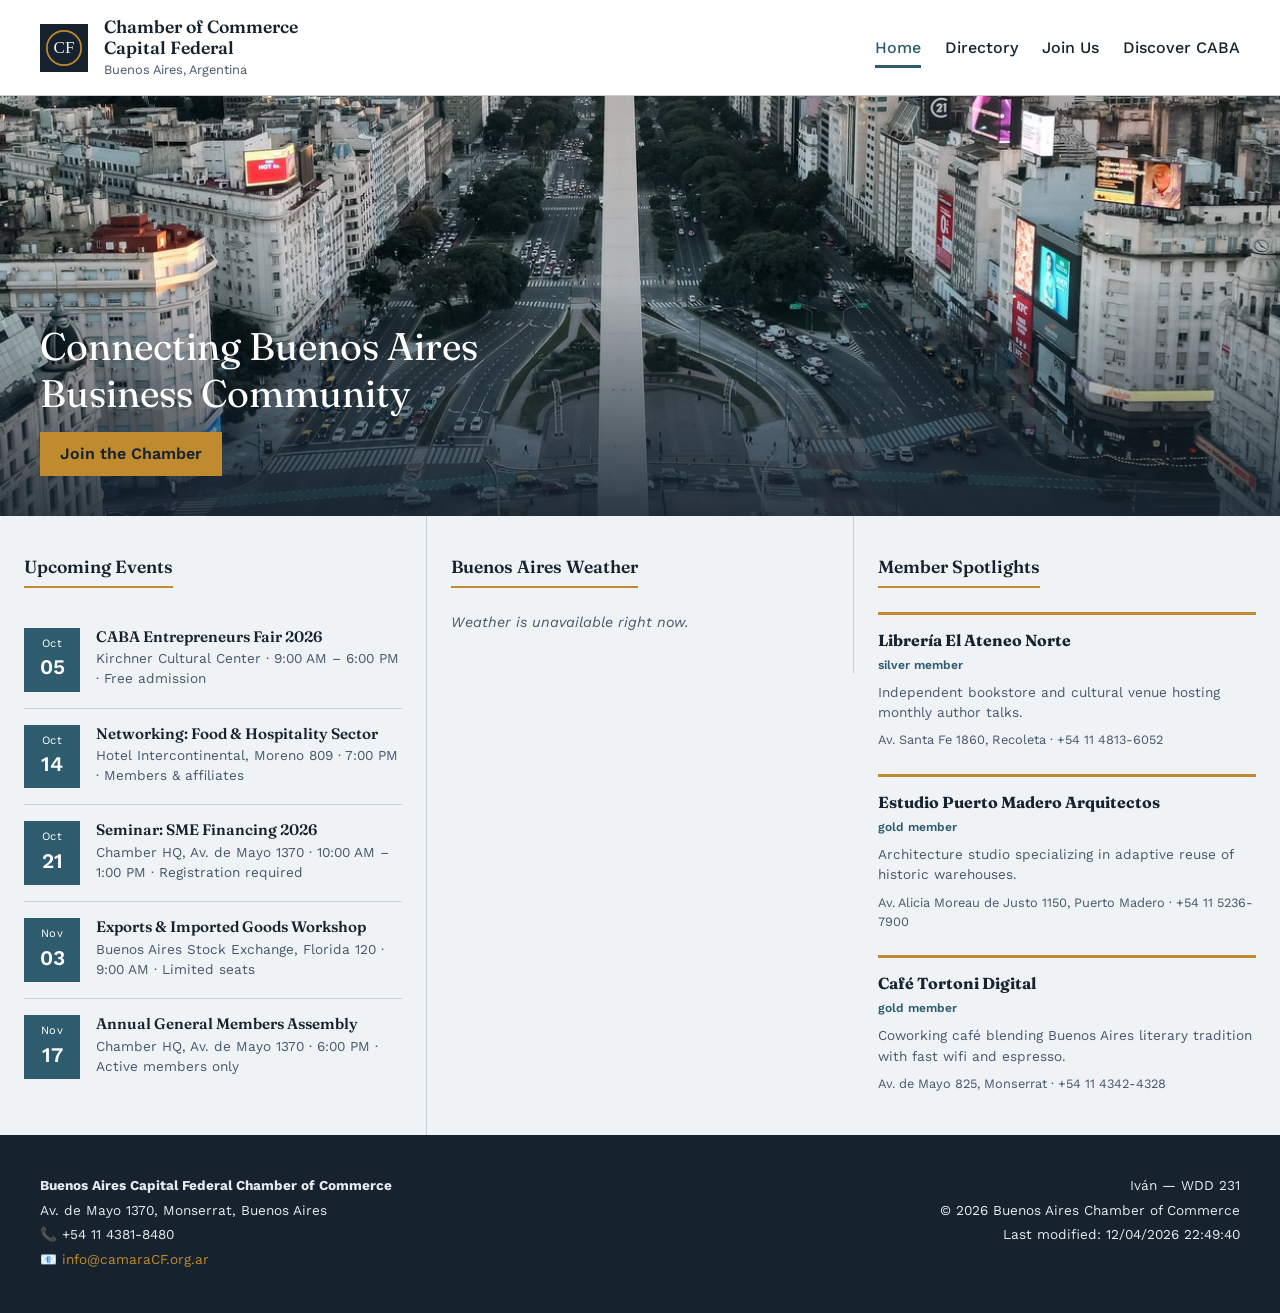
<file: index.html>
<!DOCTYPE html>
<html lang="en">
<head>
  <meta charset="UTF-8">
  <meta name="viewport" content="width=device-width, initial-scale=1.0">

  <title>Home | Buenos Aires Capital Federal Chamber of Commerce</title>
  <meta name="description" content="The Buenos Aires Capital Federal Chamber of Commerce drives business development, connects local entrepreneurs, and strengthens the city's economy.">
  <meta name="author" content="Iván">

  <!-- Favicon -->
  <link rel="icon" type="image/svg+xml" href="images/favicon.svg">

  <!-- Open Graph / Facebook -->
  <meta property="og:type"        content="website">
  <meta property="og:title"       content="Buenos Aires Capital Federal Chamber of Commerce">
  <meta property="og:description" content="Driving commerce and business growth in Buenos Aires, Argentina.">
  <meta property="og:image"       content="https://ivang934.github.io/wdd231/chamber/images/hero.jpg">
  <meta property="og:url"         content="https://ivang934.github.io/wdd231/chamber/index.html">

  <!-- CSS: normalize -> mobile-first -> larger viewports -->
  <link rel="stylesheet" href="styles/normalize.css">
  <link rel="stylesheet" href="styles/small_index.css">
  <link rel="stylesheet" href="styles/larger_index.css">
</head>
<body>

  <a href="#main-content" class="skip-link">Skip to main content</a>

  <!-- ========= HEADER ========= -->
  <header>
    <div class="header-brand">
      <img src="images/logo.svg" alt="Buenos Aires Chamber of Commerce Logo" width="56" height="56">
      <div>
        <h1>Chamber of Commerce<br>Capital Federal</h1>
        <p class="tagline">Buenos Aires, Argentina</p>
      </div>
    </div>

    <!-- ========= NAV ========= -->
    <nav aria-label="Main navigation">
      <button id="hamburger" aria-label="Open menu" aria-expanded="false" aria-controls="nav-menu">
        <span></span>
        <span></span>
        <span></span>
      </button>
      <ul id="nav-menu" role="list">
        <li><a href="index.html" class="active" aria-current="page">Home</a></li>
        <li><a href="directory.html">Directory</a></li>
        <li><a href="join.html">Join Us</a></li>
        <li><a href="discover.html">Discover CABA</a></li>
      </ul>
    </nav>
  </header>

  <!-- ========= MAIN ========= -->
  <main id="main-content">

    <!-- HERO -->
    <section class="hero" aria-label="Hero banner">
      <img
        src="images/hero.jpg"
        alt="Aerial view of Buenos Aires with the Obelisk and 9 de Julio Avenue"
        width="1200"
        height="500"
        loading="eager"
      >
      <div class="hero-content">
        <h2>Connecting Buenos Aires<br>Business Community</h2>
        <a href="join.html" class="btn-cta">Join the Chamber</a>
      </div>
    </section>

    <!-- HOME GRID: Events / Weather / Spotlights -->
    <div class="home-grid">

      <!-- EVENTS -->
      <section class="events-section" aria-labelledby="events-title">
        <h2 class="section-title" id="events-title">Upcoming Events</h2>

        <div class="event-item">
          <div class="event-date-box">
            <span class="ev-month">Oct</span>
            <span class="ev-day">05</span>
          </div>
          <div class="event-info">
            <h3>CABA Entrepreneurs Fair 2026</h3>
            <p>Kirchner Cultural Center · 9:00 AM – 6:00 PM · Free admission</p>
          </div>
        </div>

        <div class="event-item">
          <div class="event-date-box">
            <span class="ev-month">Oct</span>
            <span class="ev-day">14</span>
          </div>
          <div class="event-info">
            <h3>Networking: Food &amp; Hospitality Sector</h3>
            <p>Hotel Intercontinental, Moreno 809 · 7:00 PM · Members &amp; affiliates</p>
          </div>
        </div>

        <div class="event-item">
          <div class="event-date-box">
            <span class="ev-month">Oct</span>
            <span class="ev-day">21</span>
          </div>
          <div class="event-info">
            <h3>Seminar: SME Financing 2026</h3>
            <p>Chamber HQ, Av. de Mayo 1370 · 10:00 AM – 1:00 PM · Registration required</p>
          </div>
        </div>

        <div class="event-item">
          <div class="event-date-box">
            <span class="ev-month">Nov</span>
            <span class="ev-day">03</span>
          </div>
          <div class="event-info">
            <h3>Exports &amp; Imported Goods Workshop</h3>
            <p>Buenos Aires Stock Exchange, Florida 120 · 9:00 AM · Limited seats</p>
          </div>
        </div>

        <div class="event-item">
          <div class="event-date-box">
            <span class="ev-month">Nov</span>
            <span class="ev-day">17</span>
          </div>
          <div class="event-info">
            <h3>Annual General Members Assembly</h3>
            <p>Chamber HQ, Av. de Mayo 1370 · 6:00 PM · Active members only</p>
          </div>
        </div>

      </section>

      <!-- WEATHER -->
      <section class="weather-section" aria-labelledby="weather-title">
        <h2 class="section-title" id="weather-title">Buenos Aires Weather</h2>
        <div id="weather-container">
          <p class="loading-msg">Loading weather...</p>
        </div>
      </section>

      <!-- SPOTLIGHTS -->
      <section class="spotlights-section" aria-labelledby="spotlights-title">
        <h2 class="section-title" id="spotlights-title">Member Spotlights</h2>
        <div id="spotlights-container" class="spotlights-grid">
          <p class="loading-msg">Loading spotlights...</p>
        </div>
      </section>

    </div><!-- /.home-grid -->

  </main>

  <!-- ========= FOOTER ========= -->
  <footer>
    <div class="footer-inner">
      <div class="footer-contact">
        <p><strong>Buenos Aires Capital Federal Chamber of Commerce</strong></p>
        <p>Av. de Mayo 1370, Monserrat, Buenos Aires</p>
        <p>📞 +54 11 4381-8480</p>
        <p>📧 <a href="mailto:info@camaraCF.org.ar">info@camaraCF.org.ar</a></p>
      </div>
      <div class="footer-dev">
        <p>Iván &mdash; WDD 231</p>
        <p>© <span id="current-year"></span> Buenos Aires Chamber of Commerce</p>
        <p>Last modified: <span id="last-modified"></span></p>
      </div>
    </div>
  </footer>

  <script src="scripts/site.js"></script>
  <script src="scripts/data.js"></script>
  <script src="scripts/index.js"></script>
</body>
</html>
</file>
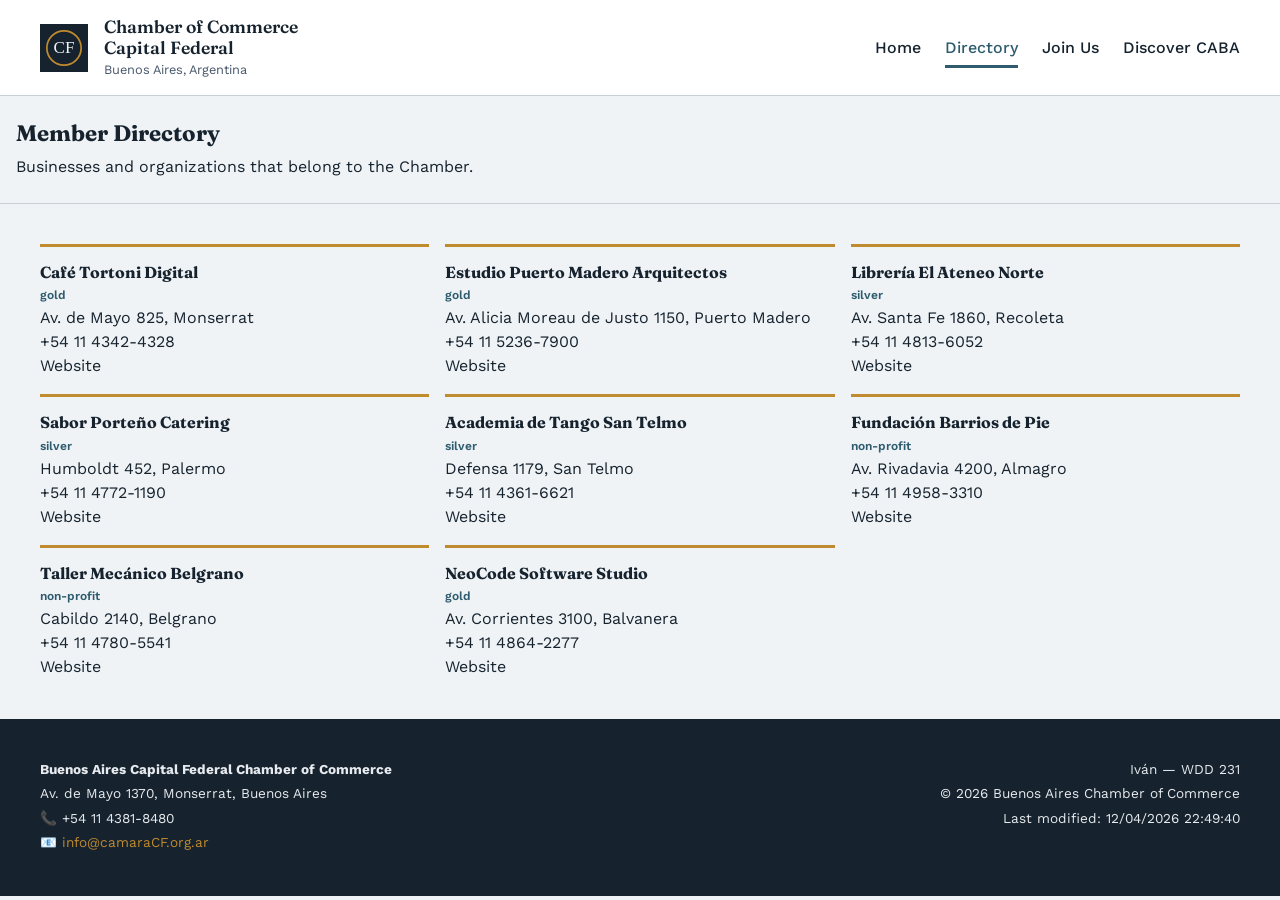
<file: directory.html>
<!DOCTYPE html>
<html lang="en">
<head>
  <meta charset="UTF-8">
  <meta name="viewport" content="width=device-width, initial-scale=1.0">
  <title>Directory | Buenos Aires Capital Federal Chamber of Commerce</title>
  <meta name="description" content="Browse member businesses of the Buenos Aires Capital Federal Chamber of Commerce.">
  <meta name="author" content="Iván">
  <link rel="icon" type="image/svg+xml" href="images/favicon.svg">

  <link rel="stylesheet" href="styles/normalize.css">
  <link rel="stylesheet" href="styles/small_index.css">
  <link rel="stylesheet" href="styles/larger_index.css">
  <link rel="stylesheet" href="styles/directory.css">
</head>
<body>
  <a href="#main-content" class="skip-link">Skip to main content</a>

  <header>
    <div class="header-brand">
      <img src="images/logo.svg" alt="Buenos Aires Chamber of Commerce Logo" width="56" height="56">
      <div>
        <h1>Chamber of Commerce<br>Capital Federal</h1>
        <p class="tagline">Buenos Aires, Argentina</p>
      </div>
    </div>
    <nav aria-label="Main navigation">
      <button id="hamburger" aria-label="Open menu" aria-expanded="false" aria-controls="nav-menu">
        <span></span><span></span><span></span>
      </button>
      <ul id="nav-menu" role="list">
        <li><a href="index.html">Home</a></li>
        <li><a href="directory.html" class="active" aria-current="page">Directory</a></li>
        <li><a href="join.html">Join Us</a></li>
        <li><a href="discover.html">Discover CABA</a></li>
      </ul>
    </nav>
  </header>

  <main id="main-content">
    <section class="page-intro">
      <h2>Member Directory</h2>
      <p>Businesses and organizations that belong to the Chamber.</p>
      <!-- TODO (next week): grid/list view toggle buttons -->
    </section>

    <section id="directory-container" class="directory-grid" aria-live="polite">
      <p class="loading-msg">Loading members...</p>
    </section>
  </main>

  <footer>
    <div class="footer-inner">
      <div class="footer-contact">
        <p><strong>Buenos Aires Capital Federal Chamber of Commerce</strong></p>
        <p>Av. de Mayo 1370, Monserrat, Buenos Aires</p>
        <p>📞 +54 11 4381-8480</p>
        <p>📧 <a href="mailto:info@camaraCF.org.ar">info@camaraCF.org.ar</a></p>
      </div>
      <div class="footer-dev">
        <p>Iván &mdash; WDD 231</p>
        <p>© <span id="current-year"></span> Buenos Aires Chamber of Commerce</p>
        <p>Last modified: <span id="last-modified"></span></p>
      </div>
    </div>
  </footer>

  <script src="scripts/site.js"></script>
  <script src="scripts/data.js"></script>
  <script src="scripts/directory.js"></script>
</body>
</html>
</file>
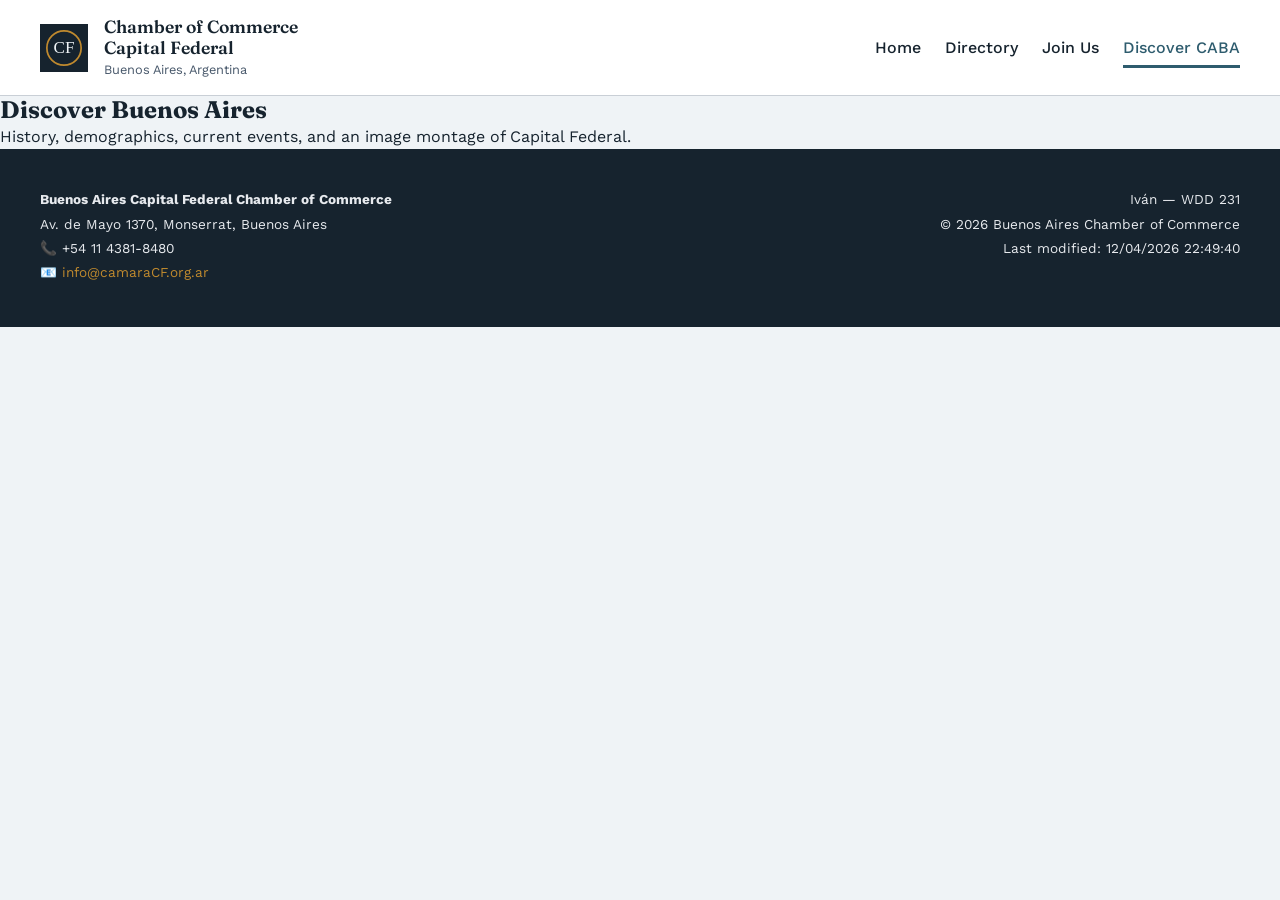
<file: discover.html>
<!DOCTYPE html>
<html lang="en">
<head>
  <meta charset="UTF-8">
  <meta name="viewport" content="width=device-width, initial-scale=1.0">
  <title>Discover CABA | Buenos Aires Capital Federal Chamber of Commerce</title>
  <meta name="description" content="History, demographics, and points of interest in Buenos Aires Capital Federal.">
  <meta name="author" content="Iván">
  <link rel="icon" type="image/svg+xml" href="images/favicon.svg">

  <link rel="stylesheet" href="styles/normalize.css">
  <link rel="stylesheet" href="styles/small_index.css">
  <link rel="stylesheet" href="styles/larger_index.css">
</head>
<body>
  <a href="#main-content" class="skip-link">Skip to main content</a>

  <header>
    <div class="header-brand">
      <img src="images/logo.svg" alt="Buenos Aires Chamber of Commerce Logo" width="56" height="56">
      <div>
        <h1>Chamber of Commerce<br>Capital Federal</h1>
        <p class="tagline">Buenos Aires, Argentina</p>
      </div>
    </div>
    <nav aria-label="Main navigation">
      <button id="hamburger" aria-label="Open menu" aria-expanded="false" aria-controls="nav-menu">
        <span></span><span></span><span></span>
      </button>
      <ul id="nav-menu" role="list">
        <li><a href="index.html">Home</a></li>
        <li><a href="directory.html">Directory</a></li>
        <li><a href="join.html">Join Us</a></li>
        <li><a href="discover.html" class="active" aria-current="page">Discover CABA</a></li>
      </ul>
    </nav>
  </header>

  <main id="main-content">
    <section class="page-intro">
      <h2>Discover Buenos Aires</h2>
      <p>History, demographics, current events, and an image montage of Capital Federal.</p>
      <!-- TODO (next week): image montage grid using CSS Grid areas -->
    </section>
  </main>

  <footer>
    <div class="footer-inner">
      <div class="footer-contact">
        <p><strong>Buenos Aires Capital Federal Chamber of Commerce</strong></p>
        <p>Av. de Mayo 1370, Monserrat, Buenos Aires</p>
        <p>📞 +54 11 4381-8480</p>
        <p>📧 <a href="mailto:info@camaraCF.org.ar">info@camaraCF.org.ar</a></p>
      </div>
      <div class="footer-dev">
        <p>Iván &mdash; WDD 231</p>
        <p>© <span id="current-year"></span> Buenos Aires Chamber of Commerce</p>
        <p>Last modified: <span id="last-modified"></span></p>
      </div>
    </div>
  </footer>

  <script src="scripts/site.js"></script>
</body>
</html>
</file>
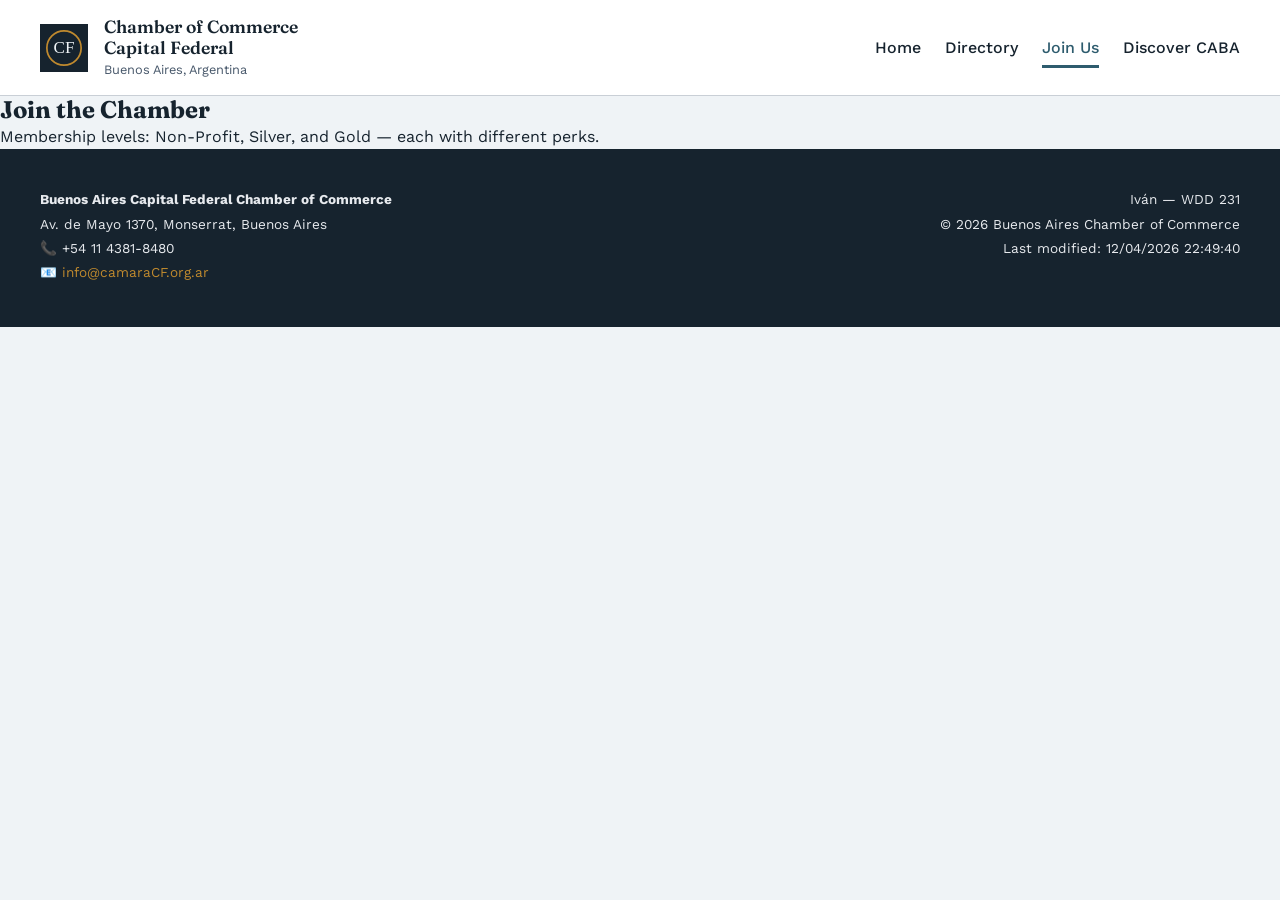
<file: join.html>
<!DOCTYPE html>
<html lang="en">
<head>
  <meta charset="UTF-8">
  <meta name="viewport" content="width=device-width, initial-scale=1.0">
  <title>Join Us | Buenos Aires Capital Federal Chamber of Commerce</title>
  <meta name="description" content="Membership levels and application form for the Buenos Aires Capital Federal Chamber of Commerce.">
  <meta name="author" content="Iván">
  <link rel="icon" type="image/svg+xml" href="images/favicon.svg">

  <link rel="stylesheet" href="styles/normalize.css">
  <link rel="stylesheet" href="styles/small_index.css">
  <link rel="stylesheet" href="styles/larger_index.css">
</head>
<body>
  <a href="#main-content" class="skip-link">Skip to main content</a>

  <header>
    <div class="header-brand">
      <img src="images/logo.svg" alt="Buenos Aires Chamber of Commerce Logo" width="56" height="56">
      <div>
        <h1>Chamber of Commerce<br>Capital Federal</h1>
        <p class="tagline">Buenos Aires, Argentina</p>
      </div>
    </div>
    <nav aria-label="Main navigation">
      <button id="hamburger" aria-label="Open menu" aria-expanded="false" aria-controls="nav-menu">
        <span></span><span></span><span></span>
      </button>
      <ul id="nav-menu" role="list">
        <li><a href="index.html">Home</a></li>
        <li><a href="directory.html">Directory</a></li>
        <li><a href="join.html" class="active" aria-current="page">Join Us</a></li>
        <li><a href="discover.html">Discover CABA</a></li>
      </ul>
    </nav>
  </header>

  <main id="main-content">
    <section class="page-intro">
      <h2>Join the Chamber</h2>
      <p>Membership levels: Non-Profit, Silver, and Gold — each with different perks.</p>
      <!-- TODO (next week): benefits comparison table + application form -->
    </section>
  </main>

  <footer>
    <div class="footer-inner">
      <div class="footer-contact">
        <p><strong>Buenos Aires Capital Federal Chamber of Commerce</strong></p>
        <p>Av. de Mayo 1370, Monserrat, Buenos Aires</p>
        <p>📞 +54 11 4381-8480</p>
        <p>📧 <a href="mailto:info@camaraCF.org.ar">info@camaraCF.org.ar</a></p>
      </div>
      <div class="footer-dev">
        <p>Iván &mdash; WDD 231</p>
        <p>© <span id="current-year"></span> Buenos Aires Chamber of Commerce</p>
        <p>Last modified: <span id="last-modified"></span></p>
      </div>
    </div>
  </footer>

  <script src="scripts/site.js"></script>
</body>
</html>
</file>
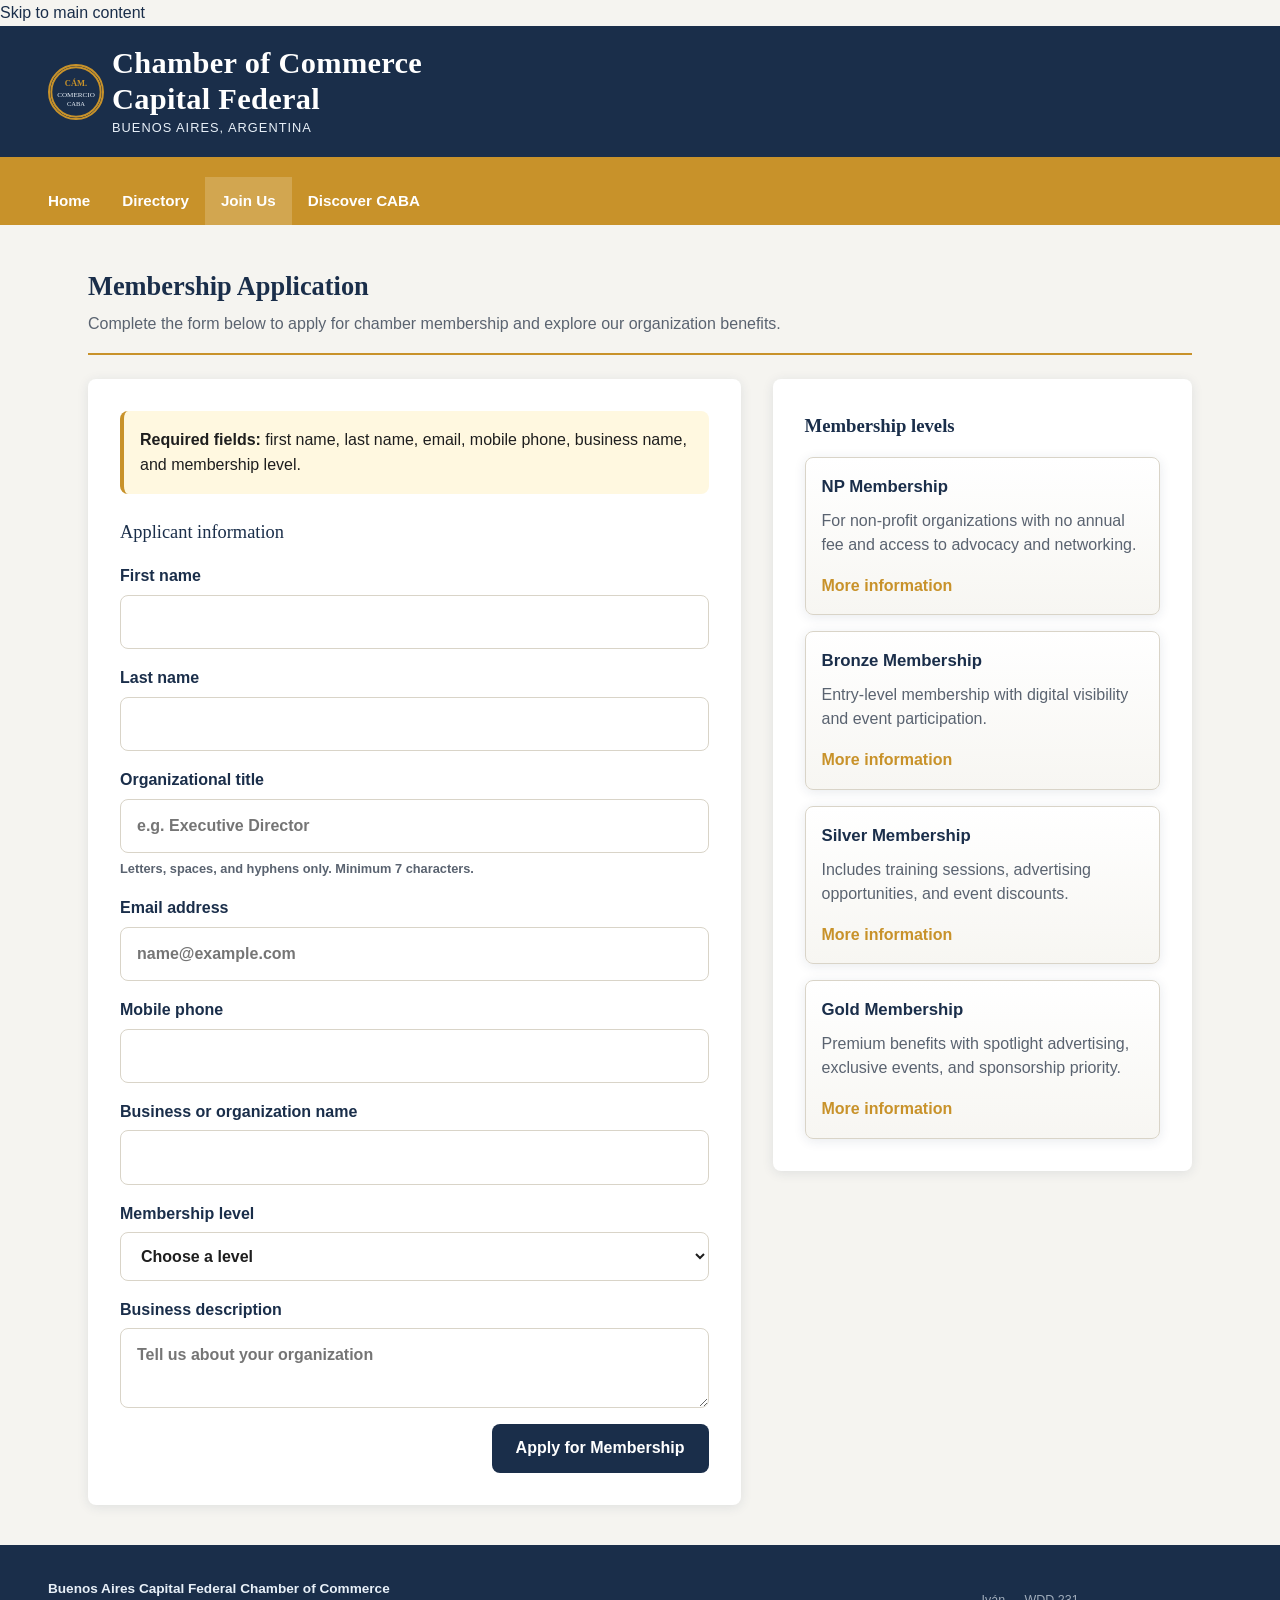
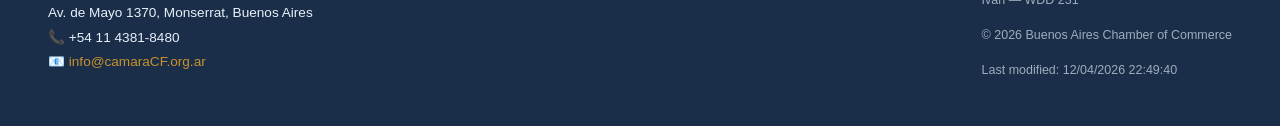
<file: chamber/join.html>
<!DOCTYPE html>
<html lang="en">
<head>
  <meta charset="UTF-8">
  <meta name="viewport" content="width=device-width, initial-scale=1.0">

  <title>Join | Buenos Aires Capital Federal Chamber of Commerce</title>
  <meta name="description" content="Apply to join the Buenos Aires Capital Federal Chamber of Commerce with our membership application form.">
  <meta name="author" content="Iván">

  <link rel="icon" type="image/svg+xml" href="images/favicon.svg">

  <link rel="stylesheet" href="styles/normalize.css">
  <link rel="stylesheet" href="styles/small.css">
  <link rel="stylesheet" href="styles/larger.css">

  <style>
    .visually-hidden {
      position: absolute;
      width: 1px;
      height: 1px;
      padding: 0;
      margin: -1px;
      overflow: hidden;
      clip: rect(0, 0, 0, 0);
      white-space: nowrap;
      border: 0;
    }
    .page-header { border-bottom: 2px solid var(--clr-secondary); margin-bottom: 1.5rem; }
    .page-header h2 { font-family: var(--font-heading); font-size: 1.65rem; color: var(--clr-primary); margin-bottom: 0.25rem; }
    .page-header p { margin: 0; color: var(--clr-muted); }

    .join-layout { display: grid; gap: 2rem; }
    .join-form, .membership-sidebar { background: var(--clr-surface); border-radius: var(--radius); box-shadow: var(--shadow); padding: 1.5rem; }
    .join-form fieldset { border: none; margin: 0; padding: 0; }
    .join-form legend { font-family: var(--font-heading); font-size: 1.15rem; color: var(--clr-primary); margin-bottom: 1rem; }
    .form-row { display: flex; flex-direction: column; gap: 0.5rem; margin-bottom: 1rem; }
    .form-row label { display: flex; flex-direction: column; gap: 0.35rem; font-weight: 600; color: var(--clr-primary); }
    .form-row input,
    .form-row select,
    .form-row textarea { width: 100%; padding: 0.85rem 1rem; border: 1px solid var(--clr-border); border-radius: var(--radius); background: #fff; color: var(--clr-text); font: inherit; }
    .form-row input:focus,
    .form-row select:focus,
    .form-row textarea:focus { outline: 3px solid rgba(200,146,42,0.25); outline-offset: 2px; border-color: var(--clr-secondary); }
    .form-row small { color: var(--clr-muted); }
    .form-actions { display: flex; justify-content: flex-end; }
    .form-actions input[type="submit"] { background: var(--clr-primary); color: #fff; border: none; padding: 0.95rem 1.5rem; border-radius: var(--radius); font-weight: 700; cursor: pointer; transition: transform var(--transition), background var(--transition); }
    .form-actions input[type="submit"]:hover { background: #0e1a2f; transform: translateY(-1px); }

    .membership-sidebar h3 { margin-top: 0; margin-bottom: 1rem; font-family: var(--font-heading); color: var(--clr-primary); }
    .membership-cards { display: grid; gap: 1rem; }
    .membership-card { background: linear-gradient(180deg, #fff 0%, #f7f6f2 100%); border: 1px solid var(--clr-border); border-radius: var(--radius); padding: 1rem; box-shadow: var(--shadow); animation: card-enter 0.7s ease both; }
    .membership-card:nth-child(1) { animation-delay: 0.1s; }
    .membership-card:nth-child(2) { animation-delay: 0.2s; }
    .membership-card:nth-child(3) { animation-delay: 0.3s; }
    .membership-card:nth-child(4) { animation-delay: 0.4s; }
    @keyframes card-enter {
      from { opacity: 0; transform: translateY(18px); }
      to { opacity: 1; transform: translateY(0); }
    }
    .membership-card h4 { margin: 0 0 0.5rem; font-size: 1.05rem; color: var(--clr-primary); }
    .membership-card p { margin: 0 0 1rem; color: var(--clr-muted); line-height: 1.5; }
    .membership-card a { font-weight: 700; color: var(--clr-secondary); }
    .membership-card a:hover { text-decoration: underline; }

    dialog { width: min(95%, 460px); border: none; border-radius: 18px; padding: 1.5rem; box-shadow: 0 18px 42px rgba(26,46,74,0.25); }
    dialog::backdrop { background: rgba(0,0,0,0.45); }
    .modal-header { display: flex; justify-content: space-between; align-items: center; gap: 1rem; margin-bottom: 1rem; }
    .modal-header h3 { margin: 0; font-family: var(--font-heading); font-size: 1.25rem; color: var(--clr-primary); }
    .modal-close { background: none; border: none; color: var(--clr-text); font-size: 1.5rem; line-height: 1; cursor: pointer; }
    .modal-content p { margin: 0 0 1rem; color: var(--clr-muted); }
    .modal-content ul { margin: 0; padding-left: 1.25rem; color: var(--clr-text); }
    .modal-content li { margin-bottom: 0.65rem; }

    .callout { background: #fff8e0; border-left: 4px solid var(--clr-secondary); padding: 1rem; border-radius: var(--radius); margin-bottom: 1.5rem; color: var(--clr-text); }

    @media (min-width: 800px) {
      .join-layout { grid-template-columns: 1.4fr 0.9fr; align-items: start; }
      .join-form, .membership-sidebar { padding: 2rem; }
    }
  </style>
</head>
<body>

  <a href="#main-content" class="skip-link">Skip to main content</a>

  <header>
    <div class="header-brand">
      <img src="images/logo.svg" alt="Buenos Aires Chamber of Commerce Logo" width="56" height="56"
           onerror="this.style.display='none'">
      <div>
        <h1>Chamber of Commerce<br>Capital Federal</h1>
        <p class="tagline">Buenos Aires, Argentina</p>
      </div>
    </div>
  </header>

  <nav aria-label="Main navigation">
    <div class="nav-toggle">
      <button id="hamburger" aria-label="Open menu" aria-expanded="false" aria-controls="nav-menu">
        <span></span>
        <span></span>
        <span></span>
      </button>
    </div>
    <ul id="nav-menu" role="list">
      <li><a href="index.html">Home</a></li>
      <li><a href="directory.html">Directory</a></li>
      <li><a href="join.html" class="active">Join Us</a></li>
      <li><a href="discover.html">Discover CABA</a></li>
    </ul>
  </nav>

  <main id="main-content">
    <section class="page-header">
      <div>
        <h2>Membership Application</h2>
        <p>Complete the form below to apply for chamber membership and explore our organization benefits.</p>
      </div>
    </section>

    <div class="join-layout">
      <section class="join-form" aria-labelledby="apply-heading">
        <h2 id="apply-heading" class="visually-hidden">Application form</h2>
        <div class="callout">
          <strong>Required fields:</strong> first name, last name, email, mobile phone, business name, and membership level.
        </div>

        <form method="get" action="thankyou.html">
          <fieldset>
            <legend>Applicant information</legend>

            <div class="form-row">
              <label>
                First name
                <input type="text" name="firstName" title="Applicant first name" autocomplete="given-name" required>
              </label>
            </div>

            <div class="form-row">
              <label>
                Last name
                <input type="text" name="lastName" title="Applicant last name" autocomplete="family-name" required>
              </label>
            </div>

            <div class="form-row">
              <label>
                Organizational title
                <input type="text" name="orgTitle" title="Applicant organization title" autocomplete="organization-title" pattern="^[A-Za-zÀ-ÖØ-öø-ÿ\- ]{7,}$" placeholder="e.g. Executive Director" minlength="7">
                <small>Letters, spaces, and hyphens only. Minimum 7 characters.</small>
              </label>
            </div>

            <div class="form-row">
              <label>
                Email address
                <input type="email" name="email" title="Applicant email address" autocomplete="email" placeholder="name@example.com" required>
              </label>
            </div>

            <div class="form-row">
              <label>
                Mobile phone
                <input type="tel" name="phone" title="Applicant mobile phone number" autocomplete="tel" required>
              </label>
            </div>

            <div class="form-row">
              <label>
                Business or organization name
                <input type="text" name="business" title="Business or organization name" autocomplete="organization" required>
              </label>
            </div>

            <div class="form-row">
              <label>
                Membership level
                <select name="level" title="Select membership level" required>
                  <option value="">Choose a level</option>
                  <option value="np">NP Membership (non profit, no fee)</option>
                  <option value="bronze">Bronze Membership</option>
                  <option value="silver">Silver Membership</option>
                  <option value="gold">Gold Membership</option>
                </select>
              </label>
            </div>

            <div class="form-row">
              <label>
                Business description
                <textarea name="description" title="Business or organization description" placeholder="Tell us about your organization"></textarea>
              </label>
            </div>

            <input type="hidden" name="timestamp" id="timestamp">

          </fieldset>

          <div class="form-actions">
            <input type="submit" value="Apply for Membership">
          </div>
        </form>
      </section>

      <aside class="membership-sidebar">
        <h3>Membership levels</h3>
        <div class="membership-cards">
          <article class="membership-card">
            <h4>NP Membership</h4>
            <p>For non-profit organizations with no annual fee and access to advocacy and networking.</p>
            <a href="#" data-dialog="modal-np">More information</a>
          </article>

          <article class="membership-card">
            <h4>Bronze Membership</h4>
            <p>Entry-level membership with digital visibility and event participation.</p>
            <a href="#" data-dialog="modal-bronze">More information</a>
          </article>

          <article class="membership-card">
            <h4>Silver Membership</h4>
            <p>Includes training sessions, advertising opportunities, and event discounts.</p>
            <a href="#" data-dialog="modal-silver">More information</a>
          </article>

          <article class="membership-card">
            <h4>Gold Membership</h4>
            <p>Premium benefits with spotlight advertising, exclusive events, and sponsorship priority.</p>
            <a href="#" data-dialog="modal-gold">More information</a>
          </article>
        </div>
      </aside>
    </div>

    <dialog id="modal-np" aria-labelledby="modal-np-title">
      <div class="modal-header">
        <h3 id="modal-np-title">NP Membership Benefits</h3>
        <button class="modal-close" type="button" aria-label="Close NP Membership details">×</button>
      </div>
      <div class="modal-content">
        <p>NP Membership is ideal for registered non-profit organizations seeking chamber support without a fee.</p>
        <ul>
          <li>Access to non-profit networking events</li>
          <li>Advocacy and community outreach resources</li>
          <li>Inclusion in chamber digital directories</li>
          <li>Member-only newsletters and volunteer initiatives</li>
        </ul>
      </div>
    </dialog>

    <dialog id="modal-bronze" aria-labelledby="modal-bronze-title">
      <div class="modal-header">
        <h3 id="modal-bronze-title">Bronze Membership Benefits</h3>
        <button class="modal-close" type="button" aria-label="Close Bronze Membership details">×</button>
      </div>
      <div class="modal-content">
        <p>Bronze Membership offers affordable participation with visibility and chamber support.</p>
        <ul>
          <li>Basic business listing in the directory</li>
          <li>Invitations to chamber events</li>
          <li>Member updates and communications</li>
          <li>Access to entry-level business resources</li>
        </ul>
      </div>
    </dialog>

    <dialog id="modal-silver" aria-labelledby="modal-silver-title">
      <div class="modal-header">
        <h3 id="modal-silver-title">Silver Membership Benefits</h3>
        <button class="modal-close" type="button" aria-label="Close Silver Membership details">×</button>
      </div>
      <div class="modal-content">
        <p>Silver Membership adds promotional and training advantages for growing organizations.</p>
        <ul>
          <li>Featured advertising slots on the home page</li>
          <li>Discounts on workshops and seminars</li>
          <li>Priority invites to networking events</li>
          <li>Access to business mentorship programs</li>
        </ul>
      </div>
    </dialog>

    <dialog id="modal-gold" aria-labelledby="modal-gold-title">
      <div class="modal-header">
        <h3 id="modal-gold-title">Gold Membership Benefits</h3>
        <button class="modal-close" type="button" aria-label="Close Gold Membership details">×</button>
      </div>
      <div class="modal-content">
        <p>Gold Membership delivers the highest exposure, premier events, and sponsorship opportunities.</p>
        <ul>
          <li>Spotlight advertising on the homepage</li>
          <li>Exclusive leadership events and dinners</li>
          <li>Early access to sponsorships and partnerships</li>
          <li>Complimentary training and executive briefings</li>
        </ul>
      </div>
    </dialog>
  </main>

  <footer>
    <div class="footer-inner">
      <div class="footer-contact">
        <p><strong>Buenos Aires Capital Federal Chamber of Commerce</strong></p>
        <p>Av. de Mayo 1370, Monserrat, Buenos Aires</p>
        <p>📞 +54 11 4381-8480</p>
        <p>📧 <a href="mailto:info@camaraCF.org.ar">info@camaraCF.org.ar</a></p>
      </div>
      <div class="footer-dev">
        <p>Iván &mdash; WDD 231</p>
        <p>© <span id="current-year"></span> Buenos Aires Chamber of Commerce</p>
        <p>Last modified: <span id="last-modified"></span></p>
      </div>
    </div>
  </footer>

  <script src="scripts/join.js"></script>
</body>
</html>
</file>
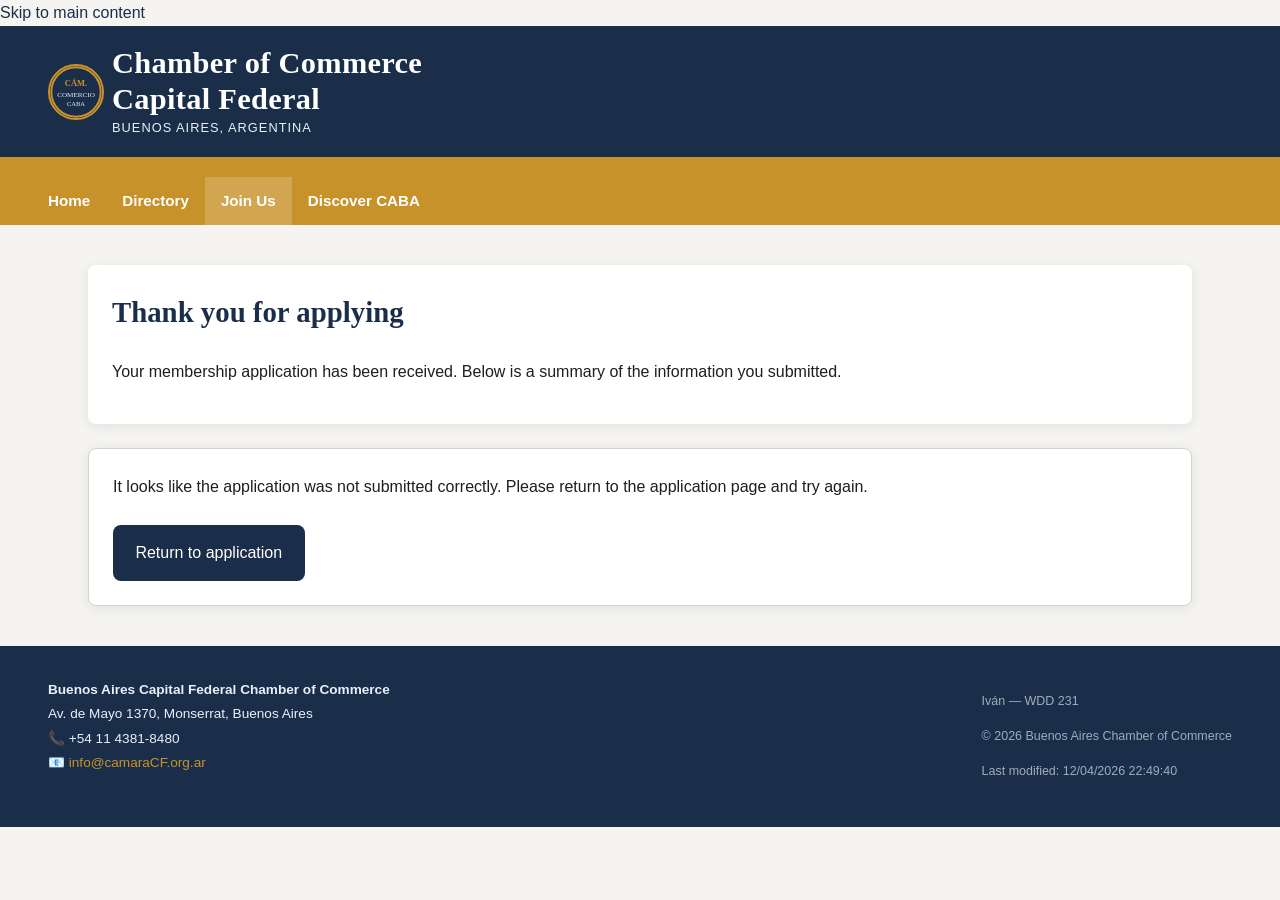
<file: chamber/thankyou.html>
<!DOCTYPE html>
<html lang="en">
<head>
  <meta charset="UTF-8">
  <meta name="viewport" content="width=device-width, initial-scale=1.0">

  <title>Thank You | Buenos Aires Capital Federal Chamber of Commerce</title>
  <meta name="description" content="Thank you confirmation page for the Buenos Aires Chamber membership application.">
  <meta name="author" content="Iván">

  <link rel="icon" type="image/svg+xml" href="images/favicon.svg">

  <link rel="stylesheet" href="styles/normalize.css">
  <link rel="stylesheet" href="styles/small.css">
  <link rel="stylesheet" href="styles/larger.css">

  <style>
    .visually-hidden {
      position: absolute;
      width: 1px;
      height: 1px;
      padding: 0;
      margin: -1px;
      overflow: hidden;
      clip: rect(0, 0, 0, 0);
      white-space: nowrap;
      border: 0;
    }
    .thankyou-intro { background: var(--clr-surface); border-radius: var(--radius); box-shadow: var(--shadow); padding: 1.5rem; margin-bottom: 1.5rem; }
    .thankyou-intro h2 { margin-top: 0; color: var(--clr-primary); font-family: var(--font-heading); font-size: 1.8rem; }
    .summary-card { background: #fff; border: 1px solid var(--clr-border); border-radius: var(--radius); padding: 1.5rem; box-shadow: var(--shadow); }
    .summary-card p { margin: 0 0 1rem; color: var(--clr-text); line-height: 1.7; }
    .summary-list { display: grid; gap: 0.85rem; margin: 1rem 0 0; }
    .summary-item { display: grid; grid-template-columns: minmax(120px, 170px) 1fr; gap: 0.5rem; }
    .summary-item span:first-child { font-weight: 700; color: var(--clr-primary); }
    .summary-actions { margin-top: 1.5rem; }
    .summary-actions a { display: inline-block; background: var(--clr-primary); color: #fff; padding: 0.95rem 1.4rem; border-radius: var(--radius); text-decoration: none; transition: background var(--transition); }
    .summary-actions a:hover { background: #0e1a2f; }
  </style>
</head>
<body>

  <a href="#main-content" class="skip-link">Skip to main content</a>

  <header>
    <div class="header-brand">
      <img src="images/logo.svg" alt="Buenos Aires Chamber of Commerce Logo" width="56" height="56"
           onerror="this.style.display='none'">
      <div>
        <h1>Chamber of Commerce<br>Capital Federal</h1>
        <p class="tagline">Buenos Aires, Argentina</p>
      </div>
    </div>
  </header>

  <nav aria-label="Main navigation">
    <div class="nav-toggle">
      <button id="hamburger" aria-label="Open menu" aria-expanded="false" aria-controls="nav-menu">
        <span></span>
        <span></span>
        <span></span>
      </button>
    </div>
    <ul id="nav-menu" role="list">
      <li><a href="index.html">Home</a></li>
      <li><a href="directory.html">Directory</a></li>
      <li><a href="join.html" class="active">Join Us</a></li>
      <li><a href="discover.html">Discover CABA</a></li>
    </ul>
  </nav>

  <main id="main-content">
    <section class="thankyou-intro">
      <h2>Thank you for applying</h2>
      <p>Your membership application has been received. Below is a summary of the information you submitted.</p>
    </section>

    <section class="summary-card" aria-labelledby="summary-heading">
      <h3 id="summary-heading" class="visually-hidden">Application summary</h3>
      <div class="summary-list">
        <div class="summary-item"><span>First name</span><span id="summary-firstName">—</span></div>
        <div class="summary-item"><span>Last name</span><span id="summary-lastName">—</span></div>
        <div class="summary-item"><span>Email</span><span id="summary-email">—</span></div>
        <div class="summary-item"><span>Mobile phone</span><span id="summary-phone">—</span></div>
        <div class="summary-item"><span>Business name</span><span id="summary-business">—</span></div>
        <div class="summary-item"><span>Submitted</span><span id="summary-timestamp">—</span></div>
      </div>
      <div class="summary-actions">
        <a href="join.html">Return to application</a>
      </div>
    </section>
  </main>

  <footer>
    <div class="footer-inner">
      <div class="footer-contact">
        <p><strong>Buenos Aires Capital Federal Chamber of Commerce</strong></p>
        <p>Av. de Mayo 1370, Monserrat, Buenos Aires</p>
        <p>📞 +54 11 4381-8480</p>
        <p>📧 <a href="mailto:info@camaraCF.org.ar">info@camaraCF.org.ar</a></p>
      </div>
      <div class="footer-dev">
        <p>Iván &mdash; WDD 231</p>
        <p>© <span id="current-year"></span> Buenos Aires Chamber of Commerce</p>
        <p>Last modified: <span id="last-modified"></span></p>
      </div>
    </div>
  </footer>

  <script src="scripts/thankyou.js"></script>
</body>
</html>
</file>
<file: styles/small_index.css>
/* ============ Mobile-first base styles ============ */

@import url('https://fonts.googleapis.com/css2?family=Fraunces:opsz,wght@9..144,400;9..144,600&family=Work+Sans:wght@400;500;600&display=swap');

:root {
  --color-bg:        #EFF3F6;
  --color-surface:   #FFFFFF;
  --color-ink:       #16232E;
  --color-ink-soft:  #47576A;
  --color-gold:      #C08A2E;
  --color-teal:      #2E5C6E;
  --color-line:      #C9CFD6;

  --font-display: "Fraunces", Georgia, serif;
  --font-body:    "Work Sans", Arial, sans-serif;

  --space-1: 0.5rem;
  --space-2: 1rem;
  --space-3: 1.5rem;
  --space-4: 2.5rem;
}

html { scroll-behavior: smooth; }

body {
  font-family: var(--font-body);
  color: var(--color-ink);
  background: var(--color-bg);
  line-height: 1.5;
}

/* Skip link */
.skip-link {
  position: absolute;
  left: -999px;
  top: 0;
  background: var(--color-gold);
  color: var(--color-ink);
  padding: var(--space-1) var(--space-2);
  z-index: 100;
}
.skip-link:focus {
  left: var(--space-2);
  top: var(--space-2);
}

a:focus-visible,
button:focus-visible {
  outline: 3px solid var(--color-teal);
  outline-offset: 2px;
}

h1, h2, h3 { font-family: var(--font-display); line-height: 1.2; }

/* ============ Header ============ */
header {
  display: flex;
  align-items: center;
  justify-content: space-between;
  background: var(--color-surface);
  border-bottom: 1px solid var(--color-line);
  padding: var(--space-2) var(--space-2);
}

.header-brand {
  display: flex;
  align-items: center;
  gap: var(--space-2);
}

.header-brand img { width: 48px; height: 48px; }

.header-brand h1 {
  font-size: 1.1rem;
  font-weight: 600;
}

.header-brand .tagline {
  font-size: 0.8rem;
  color: var(--color-ink-soft);
  margin-top: 2px;
}

/* ============ Nav / hamburger ============ */
nav {
  position: relative;
}

#hamburger {
  display: flex;
  flex-direction: column;
  gap: 5px;
  width: 32px;
  height: 24px;
}

#hamburger span {
  display: block;
  height: 2px;
  background: var(--color-ink);
  width: 100%;
  transition: transform 0.2s ease, opacity 0.2s ease;
}

#hamburger[aria-expanded="true"] span:nth-child(1) {
  transform: translateY(7px) rotate(45deg);
}
#hamburger[aria-expanded="true"] span:nth-child(2) { opacity: 0; }
#hamburger[aria-expanded="true"] span:nth-child(3) {
  transform: translateY(-7px) rotate(-45deg);
}

#nav-menu {
  position: absolute;
  top: calc(100% + 1px);
  right: 0;
  background: var(--color-surface);
  border: 1px solid var(--color-line);
  min-width: 200px;
  display: flex;
  flex-direction: column;
  transform-origin: top right;
  transform: scaleY(0);
  opacity: 0;
  pointer-events: none;
  transition: transform 0.18s ease, opacity 0.18s ease;
}

#nav-menu.open {
  transform: scaleY(1);
  opacity: 1;
  pointer-events: auto;
}

#nav-menu li a {
  display: block;
  padding: var(--space-2);
  border-bottom: 1px solid var(--color-line);
  font-weight: 500;
}
#nav-menu li:last-child a { border-bottom: none; }

#nav-menu li a.active,
#nav-menu li a[aria-current="page"] {
  color: var(--color-teal);
  box-shadow: inset 3px 0 0 var(--color-teal);
}

#nav-menu li a:hover { background: var(--color-bg); }

/* ============ Hero ============ */
.hero {
  position: relative;
}

.hero img {
  width: 100%;
  height: 260px;
  object-fit: cover;
}

.hero-content {
  position: absolute;
  left: 0;
  bottom: 0;
  padding: var(--space-3) var(--space-2);
  background: linear-gradient(0deg, rgba(22,35,46,0.82) 0%, rgba(22,35,46,0) 100%);
  width: 100%;
  color: #fff;
}

.hero-content h2 {
  font-size: 1.5rem;
  font-weight: 400;
  margin-bottom: var(--space-2);
}

.btn-cta {
  display: inline-block;
  background: var(--color-gold);
  color: var(--color-ink);
  font-weight: 600;
  padding: 0.65rem 1.25rem;
}

.btn-cta:hover { background: #a8781f; }

/* ============ Home grid (stacked on mobile) ============ */
.home-grid {
  display: flex;
  flex-direction: column;
}

.home-grid > section {
  padding: var(--space-3) var(--space-2);
  border-bottom: 1px solid var(--color-line);
}

.section-title {
  font-size: 1.1rem;
  font-weight: 600;
  margin-bottom: var(--space-3);
  padding-bottom: var(--space-1);
  border-bottom: 2px solid var(--color-gold);
  display: inline-block;
}

/* Events */
.event-item {
  display: flex;
  gap: var(--space-2);
  padding: var(--space-2) 0;
  border-bottom: 1px solid var(--color-line);
}
.event-item:last-child { border-bottom: none; }

.event-date-box {
  flex: 0 0 56px;
  text-align: center;
  background: var(--color-teal);
  color: #fff;
  padding: var(--space-1) 0;
  height: fit-content;
}
.ev-month { display: block; font-size: 0.7rem; letter-spacing: 0.03em; }
.ev-day { display: block; font-size: 1.3rem; font-weight: 600; }

.event-info h3 { font-size: 0.95rem; font-weight: 600; margin-bottom: 2px; }
.event-info p { font-size: 0.85rem; color: var(--color-ink-soft); }

/* Weather */
#weather-container .current-temp {
  font-family: var(--font-display);
  font-size: 2.5rem;
}
#weather-container .weather-desc { color: var(--color-ink-soft); margin-bottom: var(--space-2); }
#weather-container .forecast-row {
  display: flex;
  justify-content: space-between;
  border-top: 1px solid var(--color-line);
  padding: var(--space-1) 0;
  font-size: 0.9rem;
}

/* Spotlights */
.spotlights-grid {
  display: flex;
  flex-direction: column;
  gap: var(--space-3);
}

.spotlight-card {
  border-top: 3px solid var(--color-gold);
  padding-top: var(--space-2);
}

.spotlight-card img {
  width: 100%;
  height: 140px;
  object-fit: cover;
  margin-bottom: var(--space-1);
}

.spotlight-card h3 { font-size: 1rem; margin-bottom: 2px; }
.spotlight-card .membership-level {
  display: inline-block;
  font-size: 0.75rem;
  color: var(--color-teal);
  font-weight: 600;
  margin-bottom: var(--space-1);
}
.spotlight-card p { font-size: 0.85rem; color: var(--color-ink-soft); }
.spotlight-card .contact { font-size: 0.8rem; margin-top: var(--space-1); }

/* ============ Footer ============ */
footer {
  background: var(--color-ink);
  color: #E7EAEE;
  padding: var(--space-3) var(--space-2);
}

.footer-inner {
  display: flex;
  flex-direction: column;
  gap: var(--space-3);
}

.footer-contact p,
.footer-dev p {
  font-size: 0.85rem;
  margin-bottom: 4px;
}

.footer-contact a { color: var(--color-gold); }

.footer-dev { border-top: 1px solid rgba(255,255,255,0.15); padding-top: var(--space-2); }

.loading-msg { color: var(--color-ink-soft); font-style: italic; font-size: 0.9rem; }
</file>
<file: styles/larger_index.css>
/* ============ Larger viewports ============ */
@media (min-width: 700px) {

  header { padding: var(--space-2) var(--space-4); }

  nav {
    /* switch from hamburger to inline bar */
  }

  #hamburger { display: none; }

  #nav-menu {
    position: static;
    flex-direction: row;
    background: none;
    border: none;
    min-width: 0;
    transform: none;
    opacity: 1;
    pointer-events: auto;
    gap: var(--space-3);
  }

  #nav-menu li a {
    padding: var(--space-1) 0;
    border-bottom: none;
  }

  #nav-menu li a.active,
  #nav-menu li a[aria-current="page"] {
    box-shadow: inset 0 -3px 0 var(--color-teal);
  }

  .hero img { height: 420px; }

  .hero-content { padding: var(--space-4); }
  .hero-content h2 { font-size: 2.4rem; max-width: 20ch; }

  .home-grid {
    flex-direction: row;
    align-items: flex-start;
  }

  .home-grid > section {
    flex: 1 1 0;
    border-bottom: none;
    border-right: 1px solid var(--color-line);
    padding: var(--space-4);
  }
  .home-grid > section:last-child { border-right: none; }

  .events-section { flex: 1.3 1 0; }

  footer { padding: var(--space-4); }

  .footer-inner {
    flex-direction: row;
    justify-content: space-between;
  }

  .footer-dev {
    border-top: none;
    padding-top: 0;
    text-align: right;
  }
}

@media (min-width: 1100px) {
  .home-grid > section { padding: var(--space-4) var(--space-3); }
  header, footer { padding-left: var(--space-4); padding-right: var(--space-4); }
}
</file>
<file: styles/directory.css>
/* Directory-specific layout — extends small_index.css / larger_index.css */
.page-intro { padding: var(--space-3) var(--space-2); border-bottom: 1px solid var(--color-line); }
.page-intro h2 { font-size: 1.4rem; margin-bottom: var(--space-1); }

.directory-grid {
  display: grid;
  grid-template-columns: 1fr;
  gap: var(--space-2);
  padding: var(--space-3) var(--space-2);
}

.directory-card {
  border-top: 3px solid var(--color-gold);
  padding-top: var(--space-2);
}
.directory-card h3 { font-size: 1rem; }
.directory-card .membership-level {
  font-size: 0.75rem; color: var(--color-teal); font-weight: 600;
}

@media (min-width: 700px) {
  .directory-grid { grid-template-columns: repeat(2, 1fr); padding: var(--space-4); }
}
@media (min-width: 1100px) {
  .directory-grid { grid-template-columns: repeat(3, 1fr); }
}
</file>
<file: chamber/styles/small.css>
/* ===========================
   CHAMBER CABA - small.css
   Mobile-first base styles
   =========================== */

/* --- Variables & Root --- */
:root {
  --clr-primary:   #1a2e4a;   /* azul oscuro porteño */
  --clr-secondary: #c8922a;   /* dorado */
  --clr-accent:    #e8f0f8;   /* celeste claro */
  --clr-bg:        #f5f4f0;   /* crema */
  --clr-surface:   #ffffff;
  --clr-text:      #1e1e1e;
  --clr-muted:     #5a6370;
  --clr-border:    #d9d4c8;

  --badge-gold:    #c8922a;
  --badge-silver:  #8a9aaa;
  --badge-member:  #5a6370;

  --font-heading: 'Playfair Display', Georgia, serif;
  --font-body:    'Source Sans 3', 'Segoe UI', sans-serif;

  --radius:  8px;
  --shadow:  0 2px 12px rgba(26,46,74,0.10);
  --shadow-hover: 0 6px 24px rgba(26,46,74,0.18);
  --transition: 0.25s ease;
}

/* --- Base --- */
*, *::before, *::after { box-sizing: border-box; }

body {
  font-family: var(--font-body);
  background-color: var(--clr-bg);
  color: var(--clr-text);
  font-size: 1rem;
  line-height: 1.6;
  min-width: 320px;
}

img { max-width: 100%; display: block; }
a { color: var(--clr-primary); text-decoration: none; }
a:hover { text-decoration: underline; }

/* --- Google Fonts import --- */
@import url('https://fonts.googleapis.com/css2?family=Playfair+Display:wght@600;700&family=Source+Sans+3:wght@400;600&display=swap');

/* =========== HEADER =========== */
header {
  background-color: var(--clr-primary);
  color: #fff;
  padding: 1rem;
  display: flex;
  flex-direction: column;
  align-items: center;
  gap: 0.75rem;
  text-align: center;
}

.header-brand {
  display: flex;
  flex-direction: column;
  align-items: center;
  gap: 0.5rem;
}

.header-brand img {
  width: 56px;
  height: 56px;
  border-radius: 50%;
  border: 2px solid var(--clr-secondary);
}

header h1 {
  font-family: var(--font-heading);
  font-size: 1.4rem;
  margin: 0;
  line-height: 1.2;
  letter-spacing: 0.01em;
}

header p.tagline {
  font-size: 0.8rem;
  color: var(--clr-accent);
  margin: 0;
  letter-spacing: 0.08em;
  text-transform: uppercase;
}

/* =========== NAV =========== */
nav {
  background-color: var(--clr-secondary);
  width: 100%;
}

.nav-toggle {
  display: flex;
  justify-content: flex-end;
  padding: 0.6rem 1rem;
}

#hamburger {
  background: none;
  border: none;
  cursor: pointer;
  display: flex;
  flex-direction: column;
  gap: 5px;
  padding: 4px;
}

#hamburger span {
  display: block;
  width: 26px;
  height: 3px;
  background: #fff;
  border-radius: 2px;
  transition: var(--transition);
}

nav ul {
  list-style: none;
  margin: 0;
  padding: 0;
  display: none;
  flex-direction: column;
}

nav ul.open { display: flex; }

nav ul li a {
  display: block;
  padding: 0.75rem 1.2rem;
  color: #fff;
  font-weight: 600;
  font-size: 0.95rem;
  border-top: 1px solid rgba(255,255,255,0.15);
  transition: background var(--transition);
}

nav ul li a:hover,
nav ul li a.active {
  background-color: rgba(255,255,255,0.15);
  text-decoration: none;
}

/* =========== MAIN =========== */
main {
  padding: 1.5rem 1rem;
  max-width: 1200px;
  margin: 0 auto;
}

/* --- Page header (directory title + controls) --- */
.page-header {
  display: flex;
  flex-direction: column;
  gap: 1rem;
  margin-bottom: 1.5rem;
  border-bottom: 2px solid var(--clr-secondary);
  padding-bottom: 1rem;
}

.page-header h2 {
  font-family: var(--font-heading);
  font-size: 1.6rem;
  color: var(--clr-primary);
  margin: 0;
}

/* --- View Toggle Buttons --- */
.view-controls {
  display: flex;
  gap: 0.5rem;
}

.view-btn {
  background: none;
  border: 2px solid var(--clr-primary);
  border-radius: var(--radius);
  color: var(--clr-primary);
  padding: 0.4rem 0.8rem;
  cursor: pointer;
  font-size: 1.1rem;
  transition: background var(--transition), color var(--transition);
  line-height: 1;
}

.view-btn.active,
.view-btn:hover {
  background-color: var(--clr-primary);
  color: #fff;
}

/* =========== GRID VIEW =========== */
#members-container.grid-view {
  display: grid;
  grid-template-columns: 1fr;
  gap: 1.25rem;
}

/* --- Cards --- */
.member-card {
  background: var(--clr-surface);
  border-radius: var(--radius);
  box-shadow: var(--shadow);
  overflow: hidden;
  display: flex;
  flex-direction: column;
  transition: box-shadow var(--transition), transform var(--transition);
}

.member-card:hover {
  box-shadow: var(--shadow-hover);
  transform: translateY(-3px);
}

.card-img-wrap {
  height: 160px;
  overflow: hidden;
  background: var(--clr-accent);
  display: flex;
  align-items: center;
  justify-content: center;
}

.card-img-wrap img {
  width: 100%;
  height: 100%;
  object-fit: cover;
}

.card-img-placeholder {
  font-size: 3rem;
  color: var(--clr-primary);
  opacity: 0.3;
}

.card-body {
  padding: 1rem;
  display: flex;
  flex-direction: column;
  flex: 1;
  gap: 0.4rem;
}

.card-body h3 {
  font-family: var(--font-heading);
  font-size: 1.05rem;
  color: var(--clr-primary);
  margin: 0;
}

.card-body .card-desc {
  font-size: 0.85rem;
  color: var(--clr-muted);
  margin: 0;
  flex: 1;
}

.card-body .card-info {
  font-size: 0.82rem;
  color: var(--clr-text);
  margin: 0;
}

.card-body .card-info a {
  color: var(--clr-secondary);
  font-weight: 600;
}

.card-footer {
  padding: 0.6rem 1rem;
  border-top: 1px solid var(--clr-border);
  display: flex;
  align-items: center;
  justify-content: space-between;
}

/* =========== LIST VIEW =========== */
#members-container.list-view {
  display: flex;
  flex-direction: column;
  gap: 0.75rem;
}

.member-list-item {
  background: var(--clr-surface);
  border-radius: var(--radius);
  box-shadow: var(--shadow);
  padding: 0.9rem 1rem;
  display: flex;
  flex-direction: column;
  gap: 0.2rem;
  border-left: 4px solid var(--clr-primary);
  transition: box-shadow var(--transition);
}

.member-list-item:hover { box-shadow: var(--shadow-hover); }

.member-list-item h3 {
  font-family: var(--font-heading);
  font-size: 1rem;
  color: var(--clr-primary);
  margin: 0;
}

.member-list-item p {
  font-size: 0.83rem;
  color: var(--clr-muted);
  margin: 0;
}

.member-list-item a {
  color: var(--clr-secondary);
  font-weight: 600;
  font-size: 0.83rem;
}

/* =========== MEMBERSHIP BADGE =========== */
.badge {
  display: inline-block;
  font-size: 0.7rem;
  font-weight: 700;
  letter-spacing: 0.07em;
  text-transform: uppercase;
  padding: 0.2rem 0.55rem;
  border-radius: 20px;
  color: #fff;
}

.badge-gold   { background-color: var(--badge-gold); }
.badge-silver { background-color: var(--badge-silver); }
.badge-member { background-color: var(--badge-member); }

/* =========== FOOTER =========== */
footer {
  background-color: var(--clr-primary);
  color: var(--clr-accent);
  padding: 1.5rem 1rem;
  text-align: center;
  font-size: 0.85rem;
  line-height: 1.8;
}

footer a { color: var(--clr-secondary); }
footer a:hover { color: #fff; }

.footer-inner {
  max-width: 1200px;
  margin: 0 auto;
  display: flex;
  flex-direction: column;
  gap: 1rem;
  align-items: center;
}

.footer-contact p { margin: 0; }

.footer-dev {
  font-size: 0.78rem;
  color: rgba(232,240,248,0.65);
}

/* =========== LOADING / ERROR =========== */
.loading-msg {
  text-align: center;
  padding: 2rem;
  color: var(--clr-muted);
  font-style: italic;
}

.error-msg {
  text-align: center;
  padding: 2rem;
  color: #c0392b;
  background: #fdf0f0;
  border-radius: var(--radius);
  border: 1px solid #f1a1a1;
}
</file>
<file: chamber/styles/larger.css>
/* ===========================
   CHAMBER CABA - larger.css
   Styles for wider viewports
   =========================== */

/* ---- Tablet: 640px+ ---- */
@media (min-width: 640px) {

  /* Header */
  header {
    flex-direction: row;
    justify-content: space-between;
    text-align: left;
    padding: 1.2rem 2rem;
  }

  .header-brand {
    flex-direction: row;
    align-items: center;
  }

  header h1 { font-size: 1.7rem; }

  /* Nav */
  #hamburger { display: none; }

  nav ul {
    display: flex !important;
    flex-direction: row;
    padding: 0 1rem;
  }

  nav ul li a {
    border-top: none;
    padding: 0.75rem 1rem;
  }

  nav ul li a:hover,
  nav ul li a.active {
    background-color: rgba(255,255,255,0.18);
  }

  /* Main */
  main { padding: 2rem 1.5rem; }

  /* Page header */
  .page-header {
    flex-direction: row;
    align-items: center;
    justify-content: space-between;
  }

  .page-header h2 { font-size: 1.9rem; }

  /* Grid: 2 cols */
  #members-container.grid-view {
    grid-template-columns: repeat(2, 1fr);
  }

  /* List items: row layout */
  .member-list-item {
    flex-direction: row;
    align-items: center;
    justify-content: space-between;
    gap: 1rem;
  }

  .member-list-item .list-info { flex: 1; }
  .member-list-item .list-contact { text-align: right; white-space: nowrap; }

  /* Footer */
  .footer-inner {
    flex-direction: row;
    justify-content: space-between;
    align-items: flex-start;
    text-align: left;
  }
}

/* ---- Desktop: 900px+ ---- */
@media (min-width: 900px) {

  header { padding: 1.2rem 3rem; }
  header h1 { font-size: 1.9rem; }

  main { padding: 2.5rem 3rem; }

  /* Grid: 3 cols */
  #members-container.grid-view {
    grid-template-columns: repeat(3, 1fr);
  }

  nav ul { padding: 0 2rem; }

  footer { padding: 2rem 3rem; }
}

/* ---- Wide: 1200px+ ---- */
@media (min-width: 1200px) {

  /* Grid: 4 cols */
  #members-container.grid-view {
    grid-template-columns: repeat(4, 1fr);
  }
}
</file>
